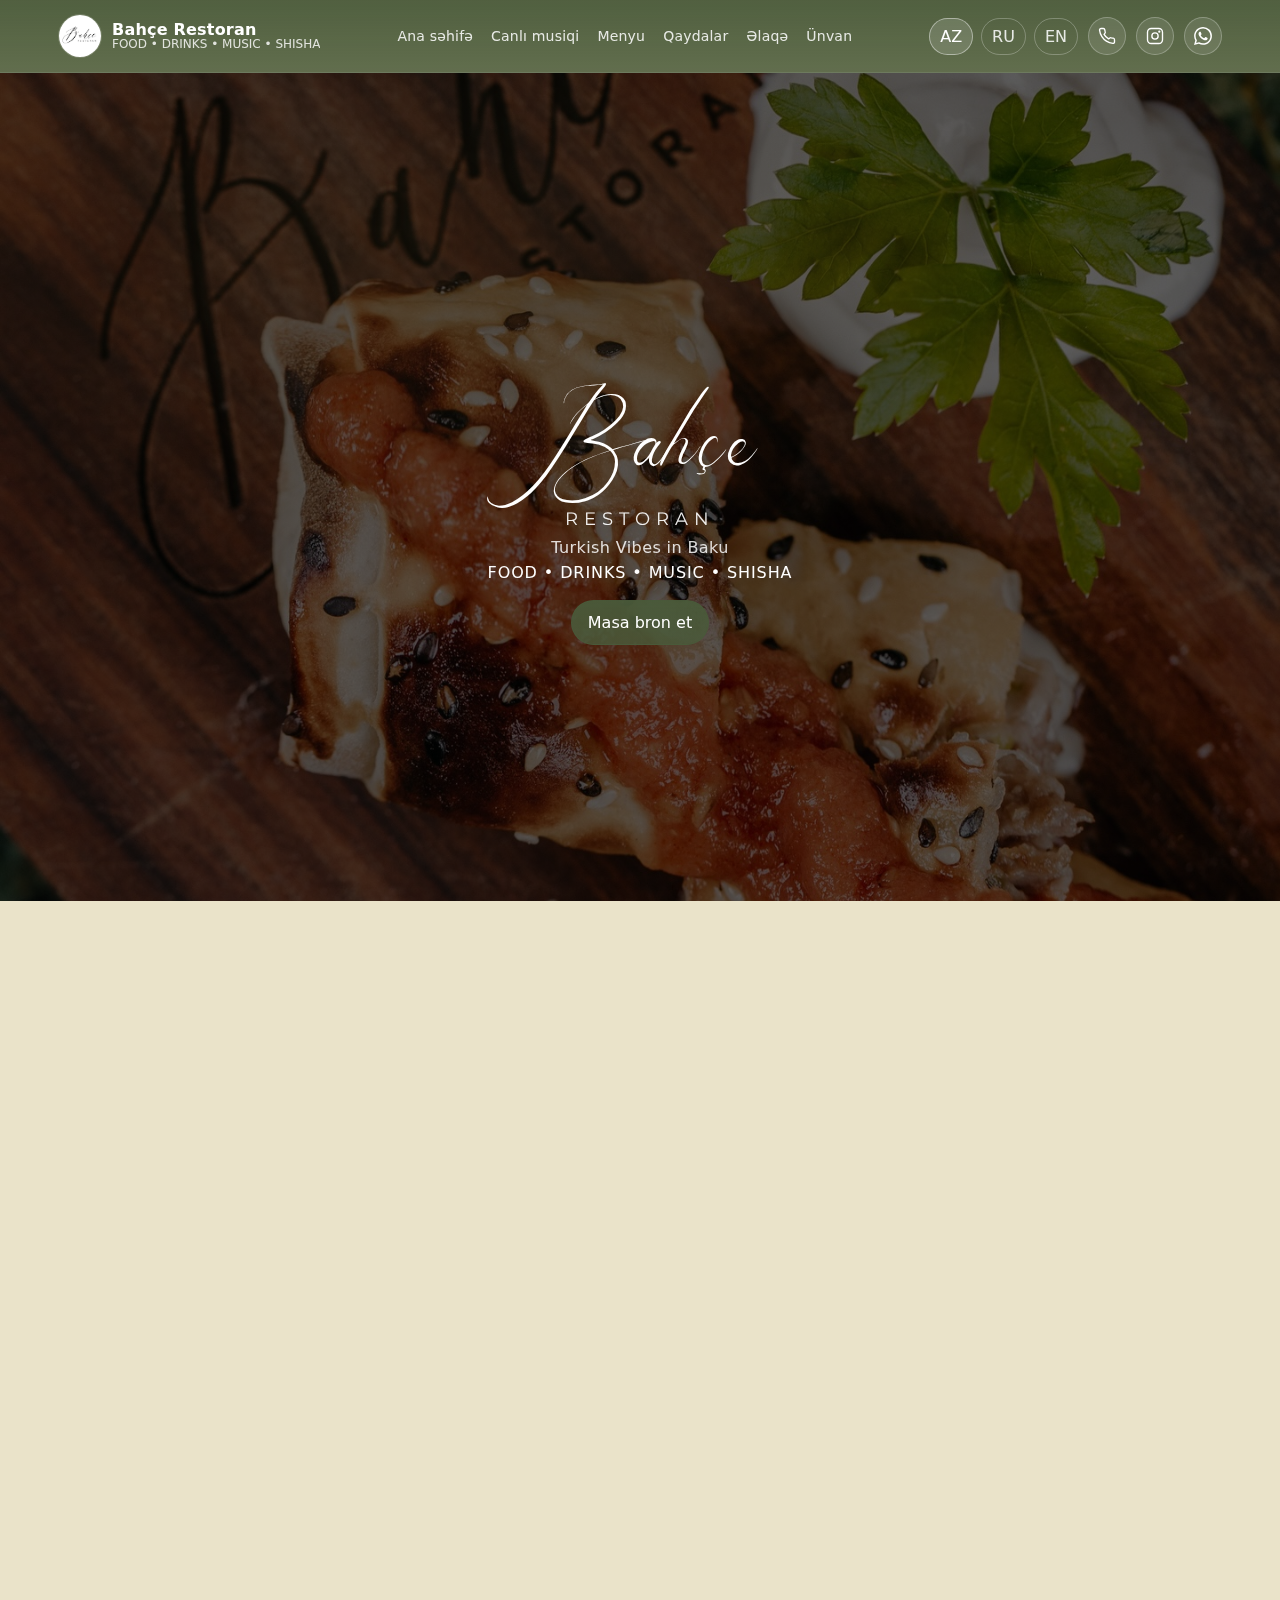
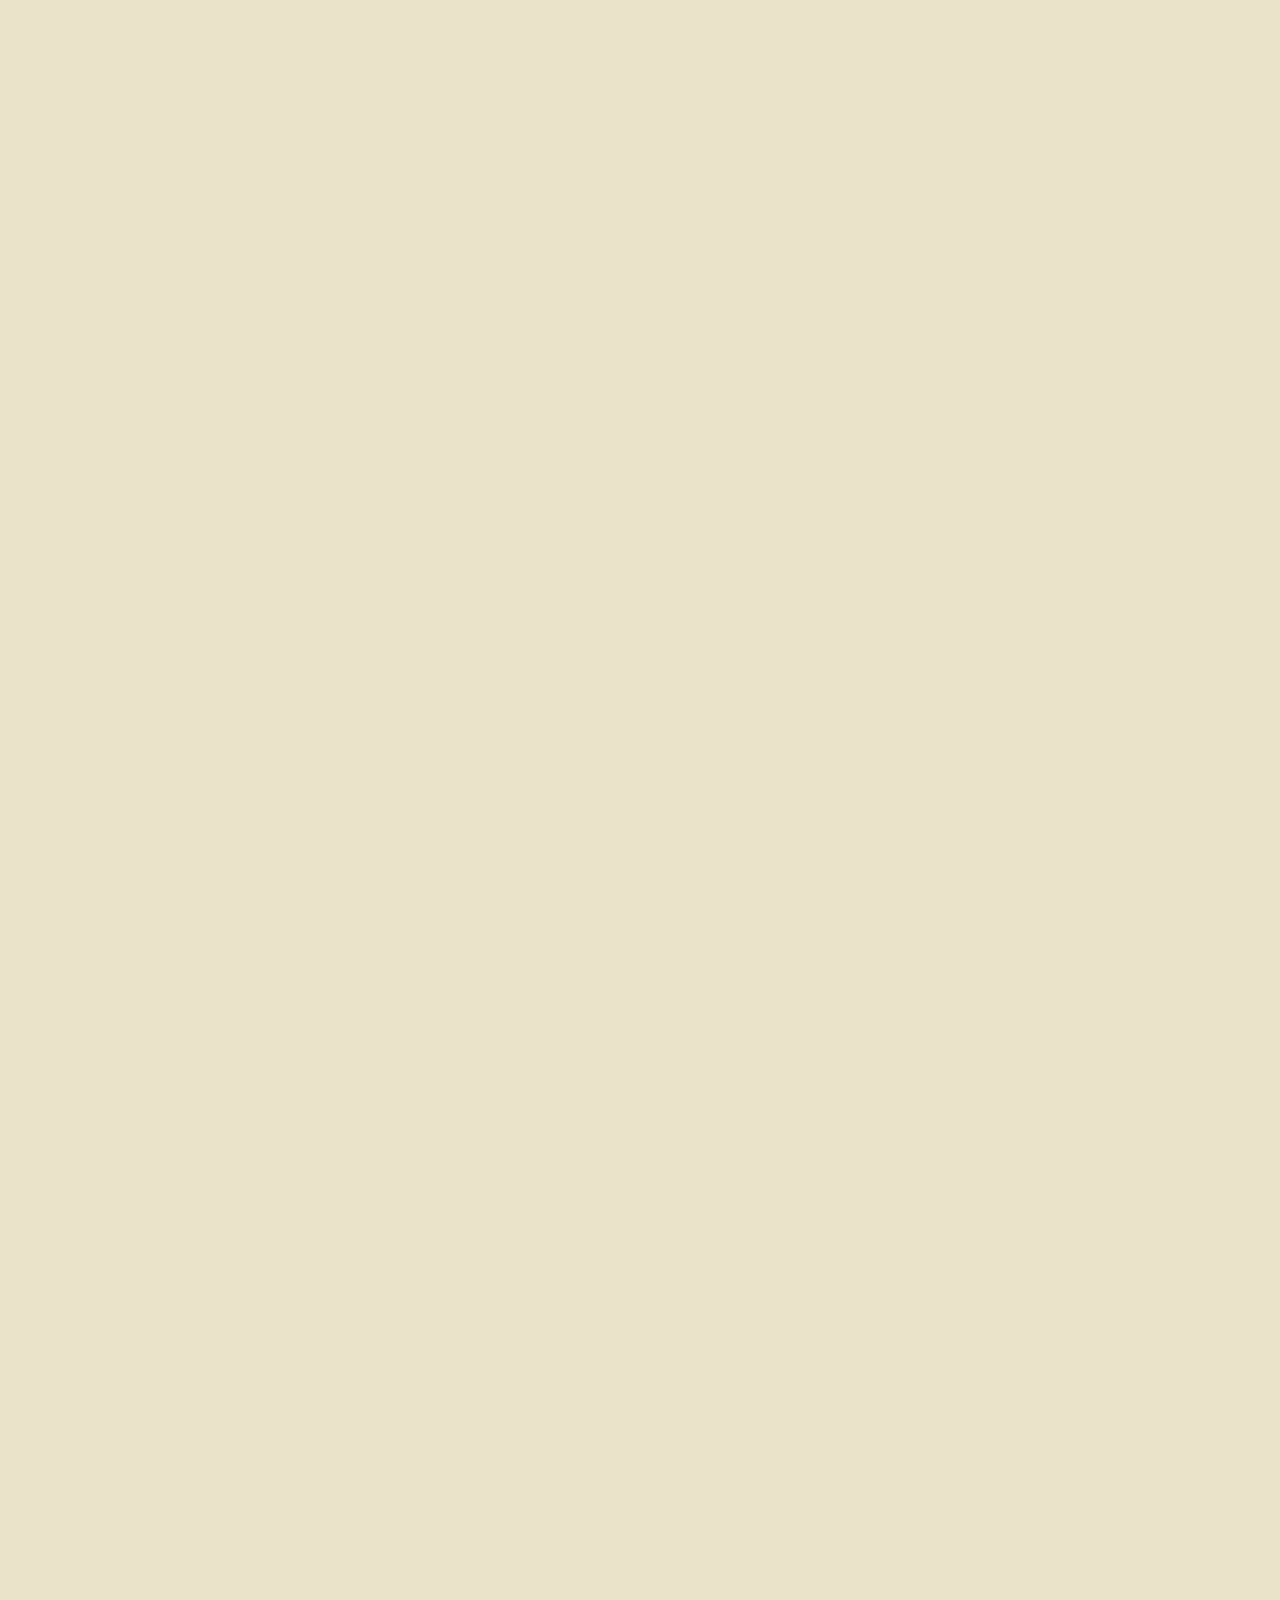
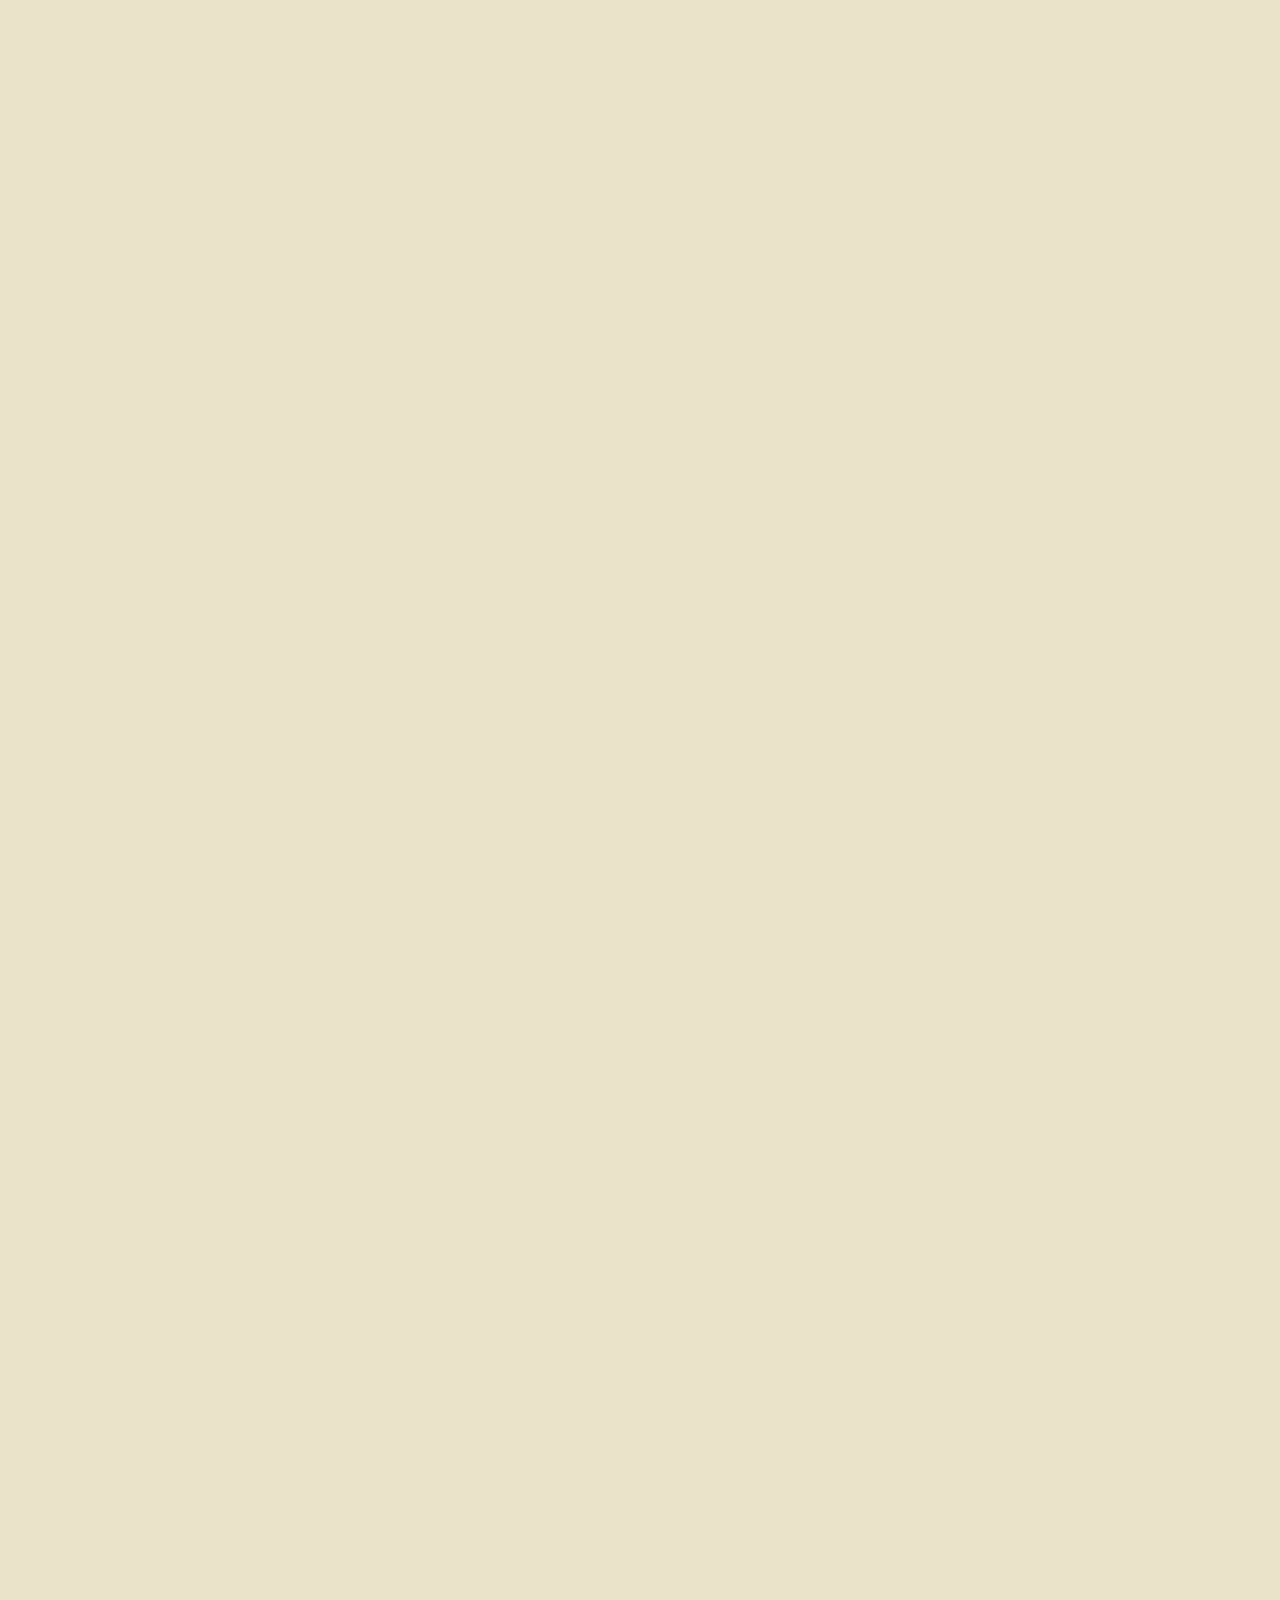
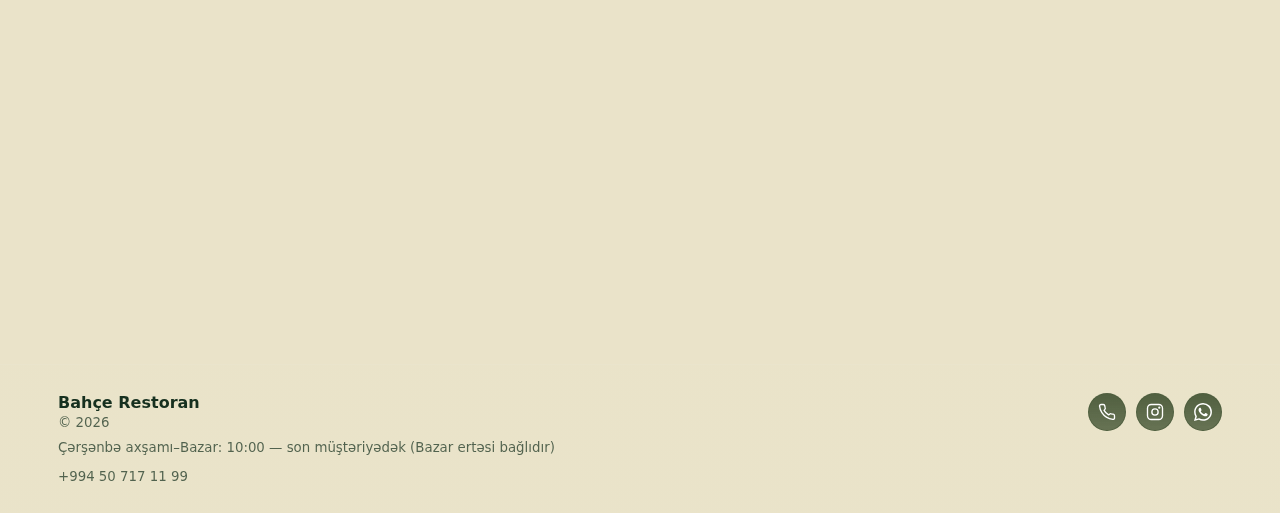
<file: index.html>
<!doctype html>
<html lang="az">
<head>
  <meta charset="utf-8" />
  <meta name="viewport" content="width=device-width, initial-scale=1" />
  <meta name="theme-color" content="#919c58" />
  <title>Bahçe Restoran — Turkish Vibes in Baku</title>
  <link rel="preload" href="./assets/fonts/symphonigraphy.ttf" as="font" type="font/ttf" crossorigin />
  <link rel="stylesheet" href="./styles.css" />
</head>
<body>
  <header class="header">
    <div class="container header-inner">
      <a class="brand" href="./index.html" aria-label="Bahçe Restoran">
        <img class="brand-avatar" src="./assets/avatar.jpg" alt="Bahçe Restoran" onerror="this.style.display='none'" />
        <div class="brand-mark" aria-hidden="true" style="display:none"></div>
        <div class="brand-text">
          <div class="brand-title">Bahçe Restoran</div>
          <div class="brand-sub" data-i18n="hero_desc">FOOD • DRINKS • MUSIC • SHISHA</div>
        </div>
      </a>

      <nav class="nav" aria-label="Primary">
        <a href="#top" data-i18n="nav_home">Ana səhifə</a>
        <a href="#music" data-i18n="nav_music">Canlı musiqi</a>
        <a href="#menu" data-i18n="nav_menu">Menyu</a>
        <a href="#rules" data-i18n="nav_rules">Qaydalar</a>
        <a href="#contacts" data-i18n="nav_contacts">Əlaqə</a>
        <a href="#location" data-i18n="nav_location">Lokasiya</a>
      </nav>

      <div class="header-actions">
        <div class="lang" aria-label="Language">
          <button type="button" data-lang-btn="az" aria-pressed="true">AZ</button>
          <button type="button" data-lang-btn="ru" aria-pressed="false">RU</button>
          <button type="button" data-lang-btn="en" aria-pressed="false">EN</button>
        </div>

        <a class="icon-link" href="tel:+9945071711199" rel="noopener" aria-label="Phone">
          <svg width="18" height="18" viewBox="0 0 24 24" fill="none" aria-hidden="true">
            <path d="M22 16.92v3a2 2 0 0 1-2.18 2 19.8 19.8 0 0 1-8.63-3.07 19.5 19.5 0 0 1-6-6A19.8 19.8 0 0 1 2.08 4.18 2 2 0 0 1 4.06 2h3a2 2 0 0 1 2 1.72c.12.86.3 1.7.54 2.52a2 2 0 0 1-.45 2.11L8.09 9.91a16 16 0 0 0 6 6l1.56-1.06a2 2 0 0 1 2.11-.45c.82.24 1.66.42 2.52.54A2 2 0 0 1 22 16.92Z" stroke="currentColor" stroke-width="1.8" stroke-linecap="round" stroke-linejoin="round"/>
          </svg>
        </a>
        <a class="icon-link" data-social="instagram" href="https://instagram.com/" target="_blank" rel="noopener" aria-label="Instagram">
          <svg width="18" height="18" viewBox="0 0 24 24" fill="none" aria-hidden="true">
            <path d="M7 2h10a5 5 0 0 1 5 5v10a5 5 0 0 1-5 5H7a5 5 0 0 1-5-5V7a5 5 0 0 1 5-5Z" stroke="currentColor" stroke-width="1.8"/>
            <path d="M12 16.2a4.2 4.2 0 1 0 0-8.4 4.2 4.2 0 0 0 0 8.4Z" stroke="currentColor" stroke-width="1.8"/>
            <path d="M17.7 6.3h.01" stroke="currentColor" stroke-width="3" stroke-linecap="round"/>
          </svg>
        </a>
        <a class="icon-link" data-social="whatsapp" href="https://wa.me/994507171199" target="_blank" rel="noopener" aria-label="WhatsApp">
          <svg viewBox="0 0 24 24" fill="currentColor" aria-hidden="true">
            <path d="M20.52 3.48A11.91 11.91 0 0 0 12.03 0C5.47 0 .13 5.34.13 11.9c0 2.1.55 4.14 1.6 5.95L0 24l6.33-1.66a11.9 11.9 0 0 0 5.7 1.46h.01c6.56 0 11.9-5.34 11.9-11.9 0-3.18-1.24-6.17-3.42-8.42ZM12.04 21.8h-.01a9.9 9.9 0 0 1-5.04-1.38l-.36-.21-3.75.98 1-3.65-.23-.37a9.86 9.86 0 0 1-1.52-5.27c0-5.46 4.44-9.9 9.9-9.9a9.83 9.83 0 0 1 6.99 2.9 9.83 9.83 0 0 1 2.9 6.99c0 5.46-4.44 9.9-9.88 9.9Zm5.44-7.43c-.3-.15-1.77-.87-2.05-.97-.27-.1-.47-.15-.66.15-.2.3-.76.97-.94 1.17-.17.2-.34.22-.64.07-.3-.15-1.25-.46-2.38-1.47-.88-.78-1.47-1.75-1.64-2.05-.17-.3-.02-.46.13-.6.13-.13.3-.34.45-.52.15-.17.2-.3.3-.5.1-.2.05-.37-.02-.52-.07-.15-.66-1.6-.9-2.19-.24-.57-.48-.5-.66-.5h-.56c-.2 0-.52.07-.79.37-.27.3-1.04 1.02-1.04 2.5 0 1.47 1.07 2.89 1.22 3.1.15.2 2.1 3.2 5.07 4.49.71.3 1.27.49 1.7.62.72.23 1.36.2 1.87.12.56-.09 1.77-.73 2.02-1.42.25-.7.25-1.3.17-1.42-.07-.12-.27-.2-.56-.35Z"/>
          </svg>
        </a>

        <button class="burger" type="button" data-burger aria-label="Menu">
          <svg width="18" height="18" viewBox="0 0 24 24" fill="none" aria-hidden="true">
            <path d="M4 7h16M4 12h16M4 17h16" stroke="currentColor" stroke-width="1.8" stroke-linecap="round"/>
          </svg>
        </button>
      </div>
    </div>
  </header>

  <div class="drawer-backdrop" data-drawer-backdrop></div>
  <aside class="drawer" data-drawer aria-label="Mobile Menu">
    <div class="drawer-top">
      <div class="drawer-title">Bahçe Restoran</div>
      <button class="burger" type="button" data-drawer-close aria-label="Close">
        <svg width="18" height="18" viewBox="0 0 24 24" fill="none" aria-hidden="true">
          <path d="M7 7l10 10M17 7L7 17" stroke="currentColor" stroke-width="1.8" stroke-linecap="round"/>
        </svg>
      </button>
    </div>

    <div class="drawer-lang" aria-label="Language">
      <button type="button" data-lang-btn="az" aria-pressed="true">AZ</button>
      <button type="button" data-lang-btn="ru" aria-pressed="false">RU</button>
      <button type="button" data-lang-btn="en" aria-pressed="false">EN</button>
    </div>

    <a href="#top" data-i18n="nav_home">Ana səhifə</a>
    <a href="#music" data-i18n="nav_music">Canlı musiqi</a>
    <a href="#menu" data-i18n="nav_menu">Menyu</a>
    <a href="#rules" data-i18n="nav_rules">Qaydalar</a>
    <a href="#contacts" data-i18n="nav_contacts">Əlaqə</a>
    <a href="#location" data-i18n="nav_location">Lokasiya</a>

    <div class="drawer-social">
      <a class="icon-link" href="tel:+9945071711199" rel="noopener" aria-label="Phone">
        <svg width="18" height="18" viewBox="0 0 24 24" fill="none" aria-hidden="true">
          <path d="M22 16.92v3a2 2 0 0 1-2.18 2 19.8 19.8 0 0 1-8.63-3.07 19.5 19.5 0 0 1-6-6A19.8 19.8 0 0 1 2.08 4.18 2 2 0 0 1 4.06 2h3a2 2 0 0 1 2 1.72c.12.86.3 1.7.54 2.52a2 2 0 0 1-.45 2.11L8.09 9.91a16 16 0 0 0 6 6l1.56-1.06a2 2 0 0 1 2.11-.45c.82.24 1.66.42 2.52.54A2 2 0 0 1 22 16.92Z" stroke="currentColor" stroke-width="1.8" stroke-linecap="round" stroke-linejoin="round"/>
        </svg>
      </a>
      <a class="icon-link" data-social="instagram" href="https://instagram.com/" target="_blank" rel="noopener" aria-label="Instagram">
        <svg width="18" height="18" viewBox="0 0 24 24" fill="none" aria-hidden="true">
          <path d="M7 2h10a5 5 0 0 1 5 5v10a5 5 0 0 1-5 5H7a5 5 0 0 1-5-5V7a5 5 0 0 1 5-5Z" stroke="currentColor" stroke-width="1.8"/>
          <path d="M12 16.2a4.2 4.2 0 1 0 0-8.4 4.2 4.2 0 0 0 0 8.4Z" stroke="currentColor" stroke-width="1.8"/>
          <path d="M17.7 6.3h.01" stroke="currentColor" stroke-width="3" stroke-linecap="round"/>
        </svg>
      </a>
      <a class="icon-link" data-social="whatsapp" href="https://wa.me/994507171199" target="_blank" rel="noopener" aria-label="WhatsApp">
        <svg viewBox="0 0 24 24" fill="currentColor" aria-hidden="true">
          <path d="M20.52 3.48A11.91 11.91 0 0 0 12.03 0C5.47 0 .13 5.34.13 11.9c0 2.1.55 4.14 1.6 5.95L0 24l6.33-1.66a11.9 11.9 0 0 0 5.7 1.46h.01c6.56 0 11.9-5.34 11.9-11.9 0-3.18-1.24-6.17-3.42-8.42ZM12.04 21.8h-.01a9.9 9.9 0 0 1-5.04-1.38l-.36-.21-3.75.98 1-3.65-.23-.37a9.86 9.86 0 0 1-1.52-5.27c0-5.46 4.44-9.9 9.9-9.9a9.83 9.83 0 0 1 6.99 2.9 9.83 9.83 0 0 1 2.9 6.99c0 5.46-4.44 9.9-9.88 9.9Zm5.44-7.43c-.3-.15-1.77-.87-2.05-.97-.27-.1-.47-.15-.66.15-.2.3-.76.97-.94 1.17-.17.2-.34.22-.64.07-.3-.15-1.25-.46-2.38-1.47-.88-.78-1.47-1.75-1.64-2.05-.17-.3-.02-.46.13-.6.13-.13.3-.34.45-.52.15-.17.2-.3.3-.5.1-.2.05-.37-.02-.52-.07-.15-.66-1.6-.9-2.19-.24-.57-.48-.5-.66-.5h-.56c-.2 0-.52.07-.79.37-.27.3-1.04 1.02-1.04 2.5 0 1.47 1.07 2.89 1.22 3.1.15.2 2.1 3.2 5.07 4.49.71.3 1.27.49 1.7.62.72.23 1.36.2 1.87.12.56-.09 1.77-.73 2.02-1.42.25-.7.25-1.3.17-1.42-.07-.12-.27-.2-.56-.35Z"/>
        </svg>
      </a>
    </div>
  </aside>

  <main id="top">
    <section class="hero" aria-label="Hero">
      <div class="hero-media" aria-hidden="true"></div>
      <div class="container hero-inner">
        <div class="hero-content">
          <h1 class="h-title brand-hero" data-i18n-html="hero_title_html"><span class="brand-hero-main">Bahçe</span> <span class="brand-hero-sub">RESTORAN</span></h1>
          <p class="h-tag" data-i18n="hero_slogan">Turkish Vibes in Baku</p>
          <p class="h-kicker" data-i18n="hero_desc">FOOD • DRINKS • MUSIC • SHISHA</p>
          <div class="btn-row center">
            <a class="btn btn-primary" href="./booking.html" data-i18n="cta_book">Masa bron et</a>
          </div>
        </div>
      </div>
    </section>

    <section id="music" class="section story-section center-section" data-reveal>
      <div class="container">
        <h2 class="section-title" data-i18n="music_title">Canlı musiqi</h2>
        <p class="section-sub" data-i18n="music_sub">Hər gün 20:00-dan 23:00-a qədər</p>

        <div class="grid">
          <div class="card live-feature">
            <div class="live-feature-inner">
              <div class="live-feature-media" aria-label="Upcoming event poster" data-reveal>
                <img class="live-poster" src="./assets/posters/live-event.png" alt="Live event poster" />
              </div>
            </div>
          </div>
        </div>
      </div>
    </section>

    <section id="menu" class="section story-section section-surface center-section" data-reveal>
      <div class="container">
        <h2 class="section-title" data-i18n="menu_title">Menyu</h2>
        <div class="menu-frame" data-reveal>
          <p class="section-sub" data-i18n="menu_text">Мы предлагаем широкий выбор блюд турецкой кухни, приготовленных по традиционным рецептам, а также разнообразные напитки на любой вкус. Меню объединяет классику и современные интерпретации, чтобы каждый гость смог найти для себя идеальное сочетание.</p>
          <div class="btn-row menu-actions">
            <a class="btn btn-primary" href="./Untitled.pdf" target="_blank" rel="noopener" data-i18n="menu_open">Menyunu aç</a>
          </div>
        </div>
      </div>
    </section>

    <section id="rules" class="section story-section center-section" data-reveal>
      <div class="container">
        <h2 class="section-title" data-i18n="rules_title">Qaydalar</h2>
        <p class="section-sub" data-i18n="rules_sub">Zəhmət olmasa, aşağıdakı qaydalarla əvvəlcədən tanış olun.</p>

        <div class="grid">
          <div class="card rules-card" style="grid-column:span 12" data-reveal>
            <div class="rules-list">
              <div class="rules-item">
                <h3 data-i18n="r4_t">Yaş məhdudiyyəti</h3>
                <p data-i18n="r4_b">19:00-dan sonra restoran 13 yaşdan kiçik uşaqları qəbul etmir. 13–18 yaş arası qonaqlar yalnız valideynlərin müşayiəti ilə qəbul olunur.</p>
              </div>
              <div class="rules-item">
                <h3 data-i18n="r9_t">Dress-kod</h3>
                <p data-i18n="r9_b">Restoranda dress-kod tətbiq olunur. Məkanın formatını nəzərə alaraq uyğun geyim seçməyinizi xahiş edirik. Çimərlik tipli geyim və həddindən artıq açıq geyimlər arzuolunmazdır.</p>
              </div>
              <div class="rules-item">
                <h3 data-i18n="r5_t">Məkanın formatı</h3>
                <p data-i18n="r5_b">Restoran yalnız kişilərdən ibarət şirkətləri qəbul etmir.</p>
              </div>
              <div class="rules-item">
                <h3 data-i18n="r6_t">Depozit sistemi</h3>
                <p data-i18n="r6_b">— Çərşənbə axşamı, çərşənbə və cümə axşamı hər qonaq üçün depozit məbləği 50 AZN təşkil edir. — Cümə, şənbə və bazar günləri hər qonaq üçün depozit məbləği 100 AZN təşkil edir. Qəlyan depozit məbləğinə daxil deyil.</p>
              </div>
              <div class="rules-item">
                <h3 data-i18n="r7_t">Rezervasiya</h3>
                <p data-i18n="r7_b">Rezervasiya zamanı qonaqların dəqiq sayını göstərməyinizi xahiş edirik, çünki hesab ödənilərkən depozit əvvəlcədən bildirilmiş nəfər sayına görə tutulur.</p>
              </div>
              <div class="rules-item">
                <h3 data-i18n="r8_t">İşıq avadanlıqlarına qadağa</h3>
                <p data-i18n="r8_b">Restoranda hər hansı işıq cihazlarının, flaşların, proyektorların və parlaq işıq yayan digər avadanlıqların istifadəsi qadağandır, çünki bu, digər qonaqların istirahətinə mane olur.</p>
              </div>
              <div class="rules-footer" data-i18n-html="rules_footer">Administrasiya bu qaydalara əməl olunmadığı təqdirdə girişdən imtina etmək hüququnu özündə saxlayır.

Hörmətlə,
Bahçe ailəsi</div>
            </div>
          </div>
        </div>
      </div>
    </section>

    <section id="contacts" class="section story-section center-section" data-reveal>
      <div class="container">
        <h2 class="section-title" data-i18n="contacts_title">Əlaqə</h2>
        <div class="grid">
          <div class="card contact-card" style="grid-column:span 12" data-reveal>
            <div class="contact-sub" data-i18n="contact_sub">Tez cavab üçün WhatsApp-a yazın və ya Instagram-da izləyin.</div>
            <div class="contact-actions" style="margin-top:22px">
              <a class="btn btn-primary with-icon" href="tel:+9945071711199" rel="noopener">
                <span class="btn-icon" aria-hidden="true">
                  <svg width="18" height="18" viewBox="0 0 24 24" fill="none" aria-hidden="true">
                    <path d="M22 16.92v3a2 2 0 0 1-2.18 2 19.8 19.8 0 0 1-8.63-3.07 19.5 19.5 0 0 1-6-6A19.8 19.8 0 0 1 2.08 4.18 2 2 0 0 1 4.06 2h3a2 2 0 0 1 2 1.72c.12.86.3 1.7.54 2.52a2 2 0 0 1-.45 2.11L8.09 9.91a16 16 0 0 0 6 6l1.56-1.06a2 2 0 0 1 2.11-.45c.82.24 1.66.42 2.52.54A2 2 0 0 1 22 16.92Z" stroke="currentColor" stroke-width="1.8" stroke-linecap="round" stroke-linejoin="round"/>
                  </svg>
                </span>
                <span class="btn-label" data-i18n="contact_phone">Telefon</span>
              </a>
              <a class="btn btn-primary with-icon" data-social="whatsapp" href="https://wa.me/994507171199" target="_blank" rel="noopener">
                <span class="btn-icon" aria-hidden="true">
                  <svg viewBox="0 0 24 24" fill="currentColor" aria-hidden="true">
                    <path d="M20.52 3.48A11.91 11.91 0 0 0 12.03 0C5.47 0 .13 5.34.13 11.9c0 2.1.55 4.14 1.6 5.95L0 24l6.33-1.66a11.9 11.9 0 0 0 5.7 1.46h.01c6.56 0 11.9-5.34 11.9-11.9 0-3.18-1.24-6.17-3.42-8.42ZM12.04 21.8h-.01a9.9 9.9 0 0 1-5.04-1.38l-.36-.21-3.75.98 1-3.65-.23-.37a9.86 9.86 0 0 1-1.52-5.27c0-5.46 4.44-9.9 9.9-9.9a9.83 9.83 0 0 1 6.99 2.9 9.83 9.83 0 0 1 2.9 6.99c0 5.46-4.44 9.9-9.88 9.9Zm5.44-7.43c-.3-.15-1.77-.87-2.05-.97-.27-.1-.47-.15-.66.15-.2.3-.76.97-.94 1.17-.17.2-.34.22-.64.07-.3-.15-1.25-.46-2.38-1.47-.88-.78-1.47-1.75-1.64-2.05-.17-.3-.02-.46.13-.6.13-.13.3-.34.45-.52.15-.17.2-.3.3-.5.1-.2.05-.37-.02-.52-.07-.15-.66-1.6-.9-2.19-.24-.57-.48-.5-.66-.5h-.56c-.2 0-.52.07-.79.37-.27.3-1.04 1.02-1.04 2.5 0 1.47 1.07 2.89 1.22 3.1.15.2 2.1 3.2 5.07 4.49.71.3 1.27.49 1.7.62.72.23 1.36.2 1.87.12.56-.09 1.77-.73 2.02-1.42.25-.7.25-1.3.17-1.42-.07-.12-.27-.2-.56-.35Z"/>
                  </svg>
                </span>
                <span class="btn-label" data-i18n="contact_wa">WhatsApp</span>
              </a>
              <a class="btn btn-primary with-icon" data-social="instagram" href="https://instagram.com/" target="_blank" rel="noopener">
                <span class="btn-icon" aria-hidden="true">
                  <svg width="18" height="18" viewBox="0 0 24 24" fill="none" aria-hidden="true">
                    <path d="M7 2h10a5 5 0 0 1 5 5v10a5 5 0 0 1-5 5H7a5 5 0 0 1-5-5V7a5 5 0 0 1 5-5Z" stroke="currentColor" stroke-width="1.8"/>
                    <path d="M12 16.2a4.2 4.2 0 1 0 0-8.4 4.2 4.2 0 0 0 0 8.4Z" stroke="currentColor" stroke-width="1.8"/>
                    <path d="M17.7 6.3h.01" stroke="currentColor" stroke-width="3" stroke-linecap="round"/>
                  </svg>
                </span>
                <span class="btn-label" data-i18n="contact_ig">Instagram</span>
              </a>
            </div>
          </div>
        </div>
      </div>
    </section>

    <section id="location" class="section story-section section-surface center-section" data-reveal>
      <div class="container">
        <h2 class="section-title" data-i18n="location_title">Ünvan</h2>
        <p class="section-sub">
          <span data-i18n="location_sub">Zarifa Aliyeva 93 ул.</span>
        </p>
        <div class="grid">
          <div class="card" style="grid-column:span 12; padding:0; overflow:hidden" data-reveal>
            <iframe
              title="Bahçe Restoran Location"
              src="https://www.google.com/maps?q=Bah%C3%A7e%20Restoran%20Baku%20Azerbaijan&z=17&output=embed"
              width="100%"
              class="map-embed"
              style="border:0"
              loading="lazy"
              referrerpolicy="no-referrer-when-downgrade"
            ></iframe>
          </div>
        </div>

        <div class="btn-row center location-actions">
          <a class="btn btn-primary with-icon" href="https://waze.com/ul?q=Bah%C3%A7e%20Restoran%20Baku&navigate=yes" target="_blank" rel="noopener">
            <span class="btn-icon" aria-hidden="true">
              <img src="./assets/waze.svg" alt="Waze" width="18" height="18" style="display:block" />
            </span>
            <span class="btn-label" data-i18n="waze_cta">Find us in Waze</span>
          </a>
        </div>
      </div>
    </section>

  </main>

  <footer class="footer">
    <div class="container footer-inner">
      <div>
        <div style="font-weight:680">Bahçe Restoran</div>
        <small>© <span data-year></span></small>
        <div style="height:6px"></div>
        <small data-i18n="footer_hours">Çərşənbə axşamı–Bazar: 10:00 — son müştəriyədək (B.e. bağlı)</small>
        <div style="height:10px"></div>
        <small><a href="tel:+9945071711199" style="color:inherit;text-decoration:none">+994 50 717 11 99</a></small>
      </div>
      <div style="display:flex;align-items:center;gap:10px">
        <a class="icon-link" href="tel:+9945071711199" rel="noopener" aria-label="Phone">
          <svg width="18" height="18" viewBox="0 0 24 24" fill="none" aria-hidden="true">
            <path d="M22 16.92v3a2 2 0 0 1-2.18 2 19.8 19.8 0 0 1-8.63-3.07 19.5 19.5 0 0 1-6-6A19.8 19.8 0 0 1 2.08 4.18 2 2 0 0 1 4.06 2h3a2 2 0 0 1 2 1.72c.12.86.3 1.7.54 2.52a2 2 0 0 1-.45 2.11L8.09 9.91a16 16 0 0 0 6 6l1.56-1.06a2 2 0 0 1 2.11-.45c.82.24 1.66.42 2.52.54A2 2 0 0 1 22 16.92Z" stroke="currentColor" stroke-width="1.8" stroke-linecap="round" stroke-linejoin="round"/>
          </svg>
        </a>
        <a class="icon-link" data-social="instagram" href="https://instagram.com/" target="_blank" rel="noopener" aria-label="Instagram">
          <svg width="18" height="18" viewBox="0 0 24 24" fill="none" aria-hidden="true">
            <path d="M7 2h10a5 5 0 0 1 5 5v10a5 5 0 0 1-5 5H7a5 5 0 0 1-5-5V7a5 5 0 0 1 5-5Z" stroke="currentColor" stroke-width="1.8"/>
            <path d="M12 16.2a4.2 4.2 0 1 0 0-8.4 4.2 4.2 0 0 0 0 8.4Z" stroke="currentColor" stroke-width="1.8"/>
            <path d="M17.7 6.3h.01" stroke="currentColor" stroke-width="3" stroke-linecap="round"/>
          </svg>
        </a>
        <a class="icon-link" data-social="whatsapp" href="https://wa.me/994507171199" target="_blank" rel="noopener" aria-label="WhatsApp">
          <svg viewBox="0 0 24 24" fill="currentColor" aria-hidden="true">
            <path d="M20.52 3.48A11.91 11.91 0 0 0 12.03 0C5.47 0 .13 5.34.13 11.9c0 2.1.55 4.14 1.6 5.95L0 24l6.33-1.66a11.9 11.9 0 0 0 5.7 1.46h.01c6.56 0 11.9-5.34 11.9-11.9 0-3.18-1.24-6.17-3.42-8.42ZM12.04 21.8h-.01a9.9 9.9 0 0 1-5.04-1.38l-.36-.21-3.75.98 1-3.65-.23-.37a9.86 9.86 0 0 1-1.52-5.27c0-5.46 4.44-9.9 9.9-9.9a9.83 9.83 0 0 1 6.99 2.9 9.83 9.83 0 0 1 2.9 6.99c0 5.46-4.44 9.9-9.88 9.9Zm5.44-7.43c-.3-.15-1.77-.87-2.05-.97-.27-.1-.47-.15-.66.15-.2.3-.76.97-.94 1.17-.17.2-.34.22-.64.07-.3-.15-1.25-.46-2.38-1.47-.88-.78-1.47-1.75-1.64-2.05-.17-.3-.02-.46.13-.6.13-.13.3-.34.45-.52.15-.17.2-.3.3-.5.1-.2.05-.37-.02-.52-.07-.15-.66-1.6-.9-2.19-.24-.57-.48-.5-.66-.5h-.56c-.2 0-.52.07-.79.37-.27.3-1.04 1.02-1.04 2.5 0 1.47 1.07 2.89 1.22 3.1.15.2 2.1 3.2 5.07 4.49.71.3 1.27.49 1.7.62.72.23 1.36.2 1.87.12.56-.09 1.77-.73 2.02-1.42.25-.7.25-1.3.17-1.42-.07-.12-.27-.2-.56-.35Z"/>
          </svg>
        </a>
      </div>
    </div>
  </footer>

  <script src="./app.js"></script>
</body>
</html>
</file>
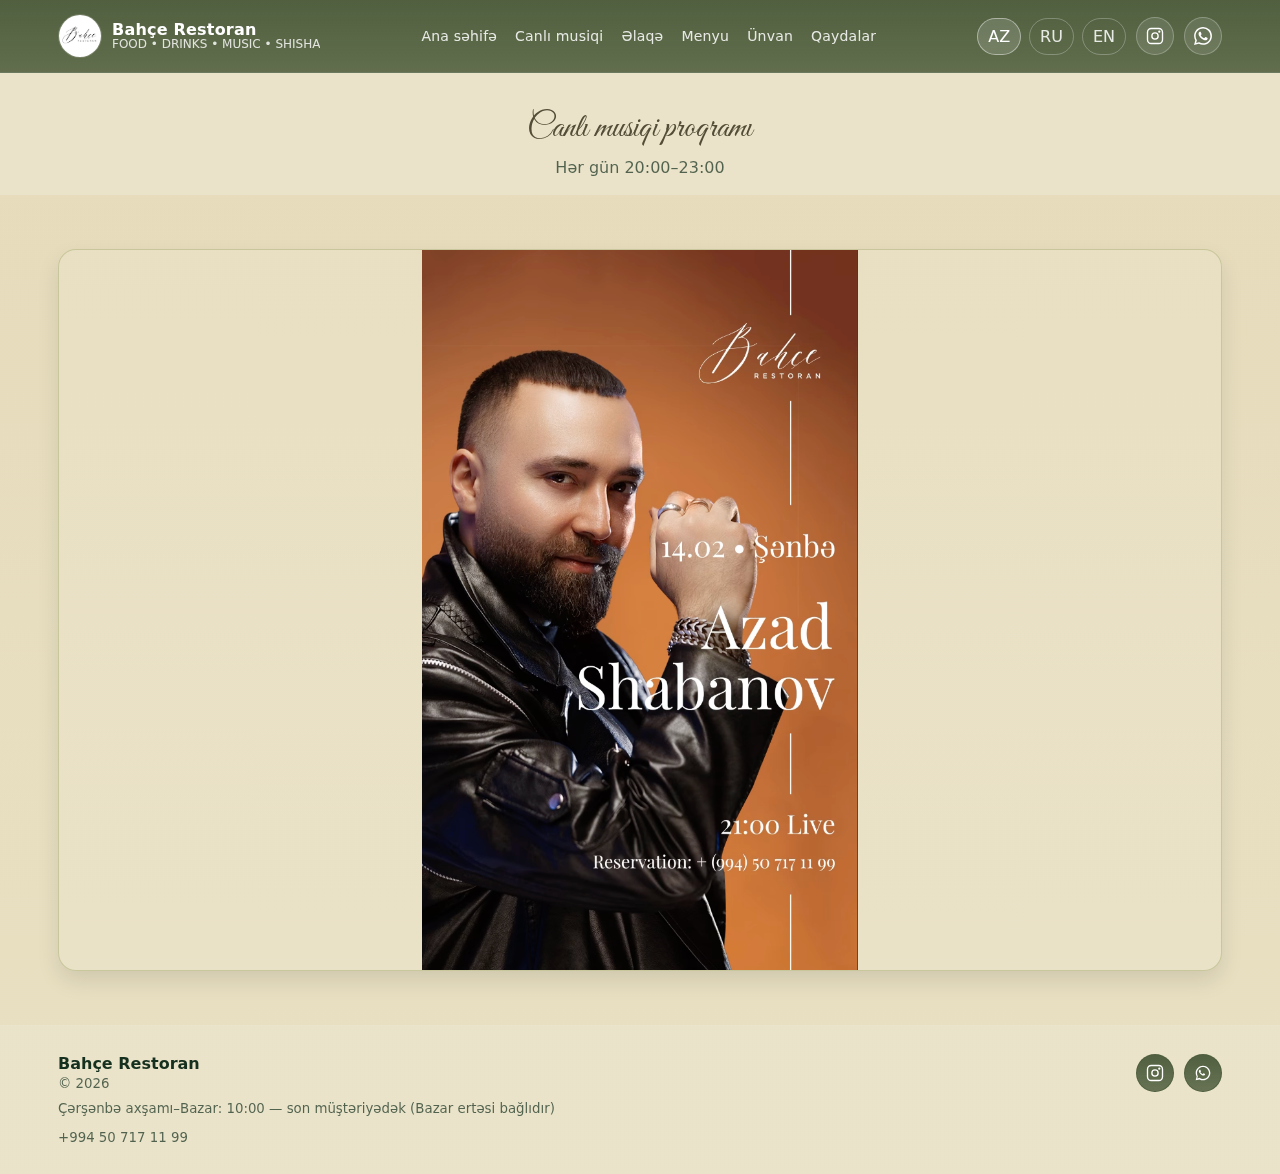
<file: schedule.html>
<!doctype html>
<html lang="az">
<head>
  <meta charset="utf-8" />
  <meta name="viewport" content="width=device-width, initial-scale=1" />
  <meta name="theme-color" content="#919c58" />
  <title>Bahçe Restoran — Live Music Schedule</title>
  <link rel="stylesheet" href="./styles.css" />
</head>
<body>
  <header class="header">
    <div class="container header-inner">
      <a class="brand" href="./index.html" aria-label="Bahçe Restoran">
        <img class="brand-avatar" src="./assets/avatar.jpg" alt="Bahçe Restoran" onerror="this.style.display='none'" />
        <div class="brand-text">
          <div class="brand-title">Bahçe Restoran</div>
          <div class="brand-sub" data-i18n="hero_desc">FOOD • DRINKS • MUSIC • SHISHA</div>
        </div>
      </a>

      <nav class="nav" aria-label="Primary">
        <a href="./index.html#top" data-i18n="nav_home">Ana səhifə</a>
        <a href="./index.html#music" data-i18n="nav_music">Canlı musiqi</a>
        <a href="./index.html#contacts" data-i18n="nav_contacts">Əlaqə</a>
        <a href="./index.html#menu" data-i18n="nav_menu">Menyu</a>
        <a href="./index.html#location" data-i18n="nav_location">Lokasiya</a>
        <a href="./index.html#rules" data-i18n="nav_rules">Qaydalar</a>
      </nav>

      <div class="header-actions">
        <div class="lang" aria-label="Language">
          <button type="button" data-lang-btn="az" aria-pressed="true">AZ</button>
          <button type="button" data-lang-btn="ru" aria-pressed="false">RU</button>
          <button type="button" data-lang-btn="en" aria-pressed="false">EN</button>
        </div>

        <a class="icon-link" data-social="instagram" href="https://instagram.com/" target="_blank" rel="noopener" aria-label="Instagram">
          <svg width="18" height="18" viewBox="0 0 24 24" fill="none" aria-hidden="true">
            <path d="M7 2h10a5 5 0 0 1 5 5v10a5 5 0 0 1-5 5H7a5 5 0 0 1-5-5V7a5 5 0 0 1 5-5Z" stroke="currentColor" stroke-width="1.8"/>
            <path d="M12 16.2a4.2 4.2 0 1 0 0-8.4 4.2 4.2 0 0 0 0 8.4Z" stroke="currentColor" stroke-width="1.8"/>
            <path d="M17.7 6.3h.01" stroke="currentColor" stroke-width="3" stroke-linecap="round"/>
          </svg>
        </a>
        <a class="icon-link" data-social="whatsapp" href="https://wa.me/994507171199" target="_blank" rel="noopener" aria-label="WhatsApp">
          <svg viewBox="0 0 24 24" fill="currentColor" aria-hidden="true">
            <path d="M20.52 3.48A11.91 11.91 0 0 0 12.03 0C5.47 0 .13 5.34.13 11.9c0 2.1.55 4.14 1.6 5.95L0 24l6.33-1.66a11.9 11.9 0 0 0 5.7 1.46h.01c6.56 0 11.9-5.34 11.9-11.9 0-3.18-1.24-6.17-3.42-8.42ZM12.04 21.8h-.01a9.9 9.9 0 0 1-5.04-1.38l-.36-.21-3.75.98 1-3.65-.23-.37a9.86 9.86 0 0 1-1.52-5.27c0-5.46 4.44-9.9 9.9-9.9a9.83 9.83 0 0 1 6.99 2.9 9.83 9.83 0 0 1 2.9 6.99c0 5.46-4.44 9.9-9.88 9.9Zm5.44-7.43c-.3-.15-1.77-.87-2.05-.97-.27-.1-.47-.15-.66.15-.2.3-.76.97-.94 1.17-.17.2-.34.22-.64.07-.3-.15-1.25-.46-2.38-1.47-.88-.78-1.47-1.75-1.64-2.05-.17-.3-.02-.46.13-.6.13-.13.3-.34.45-.52.15-.17.2-.3.3-.5.1-.2.05-.37-.02-.52-.07-.15-.66-1.6-.9-2.19-.24-.57-.48-.5-.66-.5h-.56c-.2 0-.52.07-.79.37-.27.3-1.04 1.02-1.04 2.5 0 1.47 1.07 2.89 1.22 3.1.15.2 2.1 3.2 5.07 4.49.71.3 1.27.49 1.7.62.72.23 1.36.2 1.87.12.56-.09 1.77-.73 2.02-1.42.25-.7.25-1.3.17-1.42-.07-.12-.27-.2-.56-.35Z"/>
          </svg>
        </a>

        <button class="burger" type="button" data-burger aria-label="Menu">
          <svg width="18" height="18" viewBox="0 0 24 24" fill="none" aria-hidden="true">
            <path d="M4 7h16M4 12h16M4 17h16" stroke="currentColor" stroke-width="1.8" stroke-linecap="round"/>
          </svg>
        </button>
      </div>
    </div>
  </header>

  <div class="drawer-backdrop" data-drawer-backdrop></div>
  <aside class="drawer" data-drawer aria-label="Mobile Menu">
    <div class="drawer-top">
      <div class="drawer-title" data-i18n="nav_schedule">Proqram</div>
      <button class="burger" type="button" data-drawer-close aria-label="Close">
        <svg width="18" height="18" viewBox="0 0 24 24" fill="none" aria-hidden="true">
          <path d="M7 7l10 10M17 7L7 17" stroke="currentColor" stroke-width="1.8" stroke-linecap="round"/>
        </svg>
      </button>
    </div>

    <div class="drawer-lang" aria-label="Language">
      <button type="button" data-lang-btn="az" aria-pressed="true">AZ</button>
      <button type="button" data-lang-btn="ru" aria-pressed="false">RU</button>
      <button type="button" data-lang-btn="en" aria-pressed="false">EN</button>
    </div>

    <a href="./index.html#top" data-i18n="nav_home">Ana səhifə</a>
    <a href="./index.html#music" data-i18n="nav_music">Canlı musiqi</a>
    <a href="./index.html#contacts" data-i18n="nav_contacts">Əlaqə</a>
    <a href="./index.html#menu" data-i18n="nav_menu">Menyu</a>
    <a href="./index.html#location" data-i18n="nav_location">Lokasiya</a>
    <a href="./index.html#rules" data-i18n="nav_rules">Qaydalar</a>

    <div class="drawer-social">
      <a class="icon-link" data-social="instagram" href="https://instagram.com/" target="_blank" rel="noopener" aria-label="Instagram">
        <svg width="18" height="18" viewBox="0 0 24 24" fill="none" aria-hidden="true">
          <path d="M7 2h10a5 5 0 0 1 5 5v10a5 5 0 0 1-5 5H7a5 5 0 0 1-5-5V7a5 5 0 0 1 5-5Z" stroke="currentColor" stroke-width="1.8"/>
          <path d="M12 16.2a4.2 4.2 0 1 0 0-8.4 4.2 4.2 0 0 0 0 8.4Z" stroke="currentColor" stroke-width="1.8"/>
          <path d="M17.7 6.3h.01" stroke="currentColor" stroke-width="3" stroke-linecap="round"/>
        </svg>
      </a>
      <a class="icon-link" data-social="whatsapp" href="https://wa.me/994507171199" target="_blank" rel="noopener" aria-label="WhatsApp">
        <svg viewBox="0 0 24 24" fill="currentColor" aria-hidden="true">
          <path d="M20.52 3.48A11.91 11.91 0 0 0 12.03 0C5.47 0 .13 5.34.13 11.9c0 2.1.55 4.14 1.6 5.95L0 24l6.33-1.66a11.9 11.9 0 0 0 5.7 1.46h.01c6.56 0 11.9-5.34 11.9-11.9 0-3.18-1.24-6.17-3.42-8.42ZM12.04 21.8h-.01a9.9 9.9 0 0 1-5.04-1.38l-.36-.21-3.75.98 1-3.65-.23-.37a9.86 9.86 0 0 1-1.52-5.27c0-5.46 4.44-9.9 9.9-9.9a9.83 9.83 0 0 1 6.99 2.9 9.83 9.83 0 0 1 2.9 6.99c0 5.46-4.44 9.9-9.88 9.9Zm5.44-7.43c-.3-.15-1.77-.87-2.05-.97-.27-.1-.47-.15-.66.15-.2.3-.76.97-.94 1.17-.17.2-.34.22-.64.07-.3-.15-1.25-.46-2.38-1.47-.88-.78-1.47-1.75-1.64-2.05-.17-.3-.02-.46.13-.6.13-.13.3-.34.45-.52.15-.17.2-.3.3-.5.1-.2.05-.37-.02-.52-.07-.15-.66-1.6-.9-2.19-.24-.57-.48-.5-.66-.5h-.56c-.2 0-.52.07-.79.37-.27.3-1.04 1.02-1.04 2.5 0 1.47 1.07 2.89 1.22 3.1.15.2 2.1 3.2 5.07 4.49.71.3 1.27.49 1.7.62.72.23 1.36.2 1.87.12.56-.09 1.77-.73 2.02-1.42.25-.7.25-1.3.17-1.42-.07-.12-.27-.2-.56-.35Z"/>
        </svg>
      </a>
    </div>
  </aside>

  <main>
    <section class="page-hero">
      <div class="container">
        <h1 class="page-title" data-i18n="schedule_title">Canlı musiqi proqramı</h1>
        <p class="page-sub" data-i18n="schedule_sub">Hər gün 21:00–23:00</p>
      </div>
    </section>

    <section class="section section-surface">
      <div class="container">
        <div class="live-feature-media schedule-poster" aria-label="Upcoming event poster">
          <img class="live-poster" src="./assets/posters/live-event.png" alt="Live event poster" />
        </div>
      </div>
    </section>
  </main>

  <footer class="footer">
    <div class="container footer-inner">
      <div>
        <div style="font-weight:680">Bahçe Restoran</div>
        <small>© <span data-year></span></small>
        <div style="height:6px"></div>
        <small data-i18n="footer_hours">Çərşənbə axşamı–Bazar: 10:00 — son müştəri (B.e. bağlı)</small>
        <div style="height:10px"></div>
        <small><a href="tel:+9945071711199" style="color:inherit;text-decoration:none">+994 50 717 11 99</a></small>
      </div>
      <div style="display:flex;align-items:center;gap:10px">
        <a class="icon-link" data-social="instagram" href="https://instagram.com/" target="_blank" rel="noopener" aria-label="Instagram">
          <svg width="18" height="18" viewBox="0 0 24 24" fill="none" aria-hidden="true">
            <path d="M7 2h10a5 5 0 0 1 5 5v10a5 5 0 0 1-5 5H7a5 5 0 0 1-5-5V7a5 5 0 0 1 5-5Z" stroke="currentColor" stroke-width="1.8"/>
            <path d="M12 16.2a4.2 4.2 0 1 0 0-8.4 4.2 4.2 0 0 0 0 8.4Z" stroke="currentColor" stroke-width="1.8"/>
            <path d="M17.7 6.3h.01" stroke="currentColor" stroke-width="3" stroke-linecap="round"/>
          </svg>
        </a>
        <a class="icon-link" data-social="whatsapp" href="https://wa.me/994507171199" target="_blank" rel="noopener" aria-label="WhatsApp">
          <svg viewBox="0 0 32 32" fill="currentColor" aria-hidden="true">
            <path d="M19.11 17.53c-.27-.14-1.6-.79-1.85-.88-.25-.09-.43-.14-.61.14-.18.27-.7.88-.86 1.06-.16.18-.32.2-.59.07-.27-.14-1.15-.42-2.19-1.33-.81-.72-1.36-1.6-1.52-1.87-.16-.27-.02-.42.12-.55.12-.12.27-.32.41-.48.14-.16.18-.27.27-.45.09-.18.05-.34-.02-.48-.07-.14-.61-1.47-.84-2.01-.22-.52-.45-.45-.61-.46-.16-.01-.34-.01-.52-.01-.18 0-.48.07-.73.34-.25.27-.95.93-.95 2.28 0 1.35.98 2.66 1.11 2.84.14.18 1.93 2.95 4.67 4.13.65.28 1.16.45 1.56.58.66.21 1.25.18 1.72.11.52-.08 1.6-.66 1.83-1.3.23-.64.23-1.18.16-1.3-.07-.12-.25-.2-.52-.34Z"/>
            <path d="M16 3C8.83 3 3 8.83 3 16c0 2.3.61 4.46 1.67 6.34L3 29l6.84-1.6A12.9 12.9 0 0 0 16 29c7.17 0 13-5.83 13-13S23.17 3 16 3Zm0 23.6c-2.08 0-4.03-.62-5.66-1.69l-.41-.27-4.06.95.98-3.96-.27-.41A10.54 10.54 0 0 1 5.4 16C5.4 10.15 10.15 5.4 16 5.4S26.6 10.15 26.6 16 21.85 26.6 16 26.6Z"/>
          </svg>
        </a>
      </div>
    </div>
  </footer>

  <script src="./app.js"></script>
</body>
</html>
</file>
<file: styles.css>
@import url('https://fonts.googleapis.com/css2?family=Great+Vibes&family=Montserrat:wght@500;600;700&display=swap');

@font-face{
  font-family:'Symphonigraphy';
  src:url('./assets/fonts/symphonigraphy.ttf') format('truetype');
  font-weight:400;
  font-style:normal;
  font-display:block;
}

:root{
  --c-bg:#eae3c9;
  --c-surface:#FFFFFF;
  --c-accent:#C9A24D;
  --c-text:#16301f;
  --c-text-2:rgba(22,48,31,.72);

  --c-secondary:#534D37;
  --c-secondary-2:#694e43;

  --radius:18px;
  --radius-sm:12px;
  --shadow:0 18px 40px rgba(0,0,0,.22);
  --shadow-soft:0 12px 26px rgba(0,0,0,.16);

  --container:1200px;
  --header-h:72px;

  --t-fast:160ms;
  --t:260ms;
  --t-slow:420ms;

  --font-sans:ui-sans-serif,system-ui,-apple-system,Segoe UI,Roboto,Helvetica,Arial,"Apple Color Emoji","Segoe UI Emoji";
  --font-brand:'Great Vibes', cursive;
  --font-hero:'Symphonigraphy', var(--font-brand);
  --font-brand-sub:'Montserrat', ui-sans-serif;
}

/* Flatpickr (custom date/time picker) */
.flatpickr-calendar{
  background:rgba(255,255,255,.98);
  color:#16301f;
  border:1px solid rgba(22,48,31,.12);
  border-radius:16px;
  box-shadow:0 18px 40px rgba(0,0,0,.22);
}
.flatpickr-months .flatpickr-month,
.flatpickr-current-month{
  color:#16301f;
}
.flatpickr-weekdays,
.flatpickr-weekday{
  background:transparent;
  color:rgba(22,48,31,.72);
}
.flatpickr-day{
  border-radius:12px;
}
.flatpickr-day.today{border-color:rgba(145,156,88,.65)}
.flatpickr-day.selected,
.flatpickr-day.startRange,
.flatpickr-day.endRange,
.flatpickr-day.selected:hover,
.flatpickr-day.startRange:hover,
.flatpickr-day.endRange:hover{
  background:#919c58;
  border-color:#919c58;
  color:#ffffff;
}
.flatpickr-time input,
.flatpickr-time .flatpickr-am-pm{
  color:#16301f;
}
.flatpickr-time input:focus,
.flatpickr-time .flatpickr-am-pm:focus{
  outline:none;
}
.flatpickr-confirm{
  display:inline-flex;
  align-items:center;
  justify-content:center;
  width:100%;
  padding:10px 12px;
  margin-top:10px;
  border-radius:14px;
  border:1px solid rgba(22,48,31,.12);
  background:#919c58;
  color:#fff;
  cursor:pointer;
}

*{box-sizing:border-box}
html{scroll-behavior:smooth}
body{
  margin:0;
  font-family:var(--font-sans);
  background:var(--c-bg);
  color:var(--c-text);
  -webkit-font-smoothing:antialiased;
  -moz-osx-font-smoothing:grayscale;
}

section[id]{
  scroll-margin-top:calc(var(--header-h) + 14px);
}
#top{scroll-margin-top:0}

[data-reveal]{
  opacity:0;
  transform:translateY(18px);
  transition:opacity 700ms ease, transform 700ms ease;
  will-change:opacity, transform;
}
.is-revealed{
  opacity:1;
  transform:none;
}
img{max-width:100%;display:block}
a{color:inherit;text-decoration:none}
button,input,select,textarea{font:inherit}
input,select,textarea{accent-color:var(--c-accent)}

svg{display:block}

.container{max-width:var(--container);margin:0 auto;padding:0 18px}

.center-section{ text-align:center; }
.center-section .btn-row{ justify-content:center; }
.center-section .grid{ justify-items:stretch; }
.center-section .card{ text-align:center; }
.center-section .pill{ justify-content:center; }

.drawer-social{display:flex;gap:10px;flex-wrap:wrap;justify-content:center}

.header{
  position:sticky;
  top:0;
  z-index:50;
  background:linear-gradient(180deg, rgba(74,90,58,.96), rgba(74,90,58,.86));
  backdrop-filter:saturate(130%) blur(12px);
  border-bottom:1px solid rgba(255,255,255,.16);
  color:#fff;
}
.header-inner{
  height:var(--header-h);
  display:flex;
  align-items:center;
  justify-content:space-between;
  gap:14px;
}
.brand{
  display:flex;
  align-items:center;
  gap:10px;
  min-width:0;
}
.brand-mark{
  width:36px;
  height:36px;
  border-radius:999px;
  background:linear-gradient(180deg, rgba(201,162,77,.95), rgba(201,162,77,.55));
  box-shadow:0 10px 22px rgba(0,0,0,.18);
}
.brand-logo{
  width:36px;
  height:36px;
  border-radius:999px;
  object-fit:cover;
  box-shadow:0 10px 22px rgba(0,0,0,.18);
}
.brand-avatar{
  width:44px;
  height:44px;
  border-radius:999px;
  object-fit:cover;
  border:1px solid rgba(245,245,240,.18);
}
.brand-text{display:flex;flex-direction:column;min-width:0}
.brand-title{font-weight:720;letter-spacing:.2px;line-height:1.1;white-space:nowrap;overflow:hidden;text-overflow:ellipsis}
.brand-sub{font-size:12px;color:var(--c-text-2);line-height:1.1;white-space:nowrap;overflow:hidden;text-overflow:ellipsis}

.header .brand-title{color:#fff}
.header .brand-sub{color:rgba(255,255,255,.82)}

.nav{
  display:flex;
  align-items:center;
  gap:18px;
}
.nav a{
  font-size:14px;
  letter-spacing:.2px;
  color:rgba(255,255,255,.86);
  transition:color var(--t) ease, transform var(--t) ease;
}
.header .nav a:hover{color:#fff}

.header-actions{
  display:flex;
  align-items:center;
  gap:10px;
}

.lang{
  display:flex;
  align-items:center;
  gap:8px;
}
.lang button{
  border:1px solid rgba(255,255,255,.26);
  background:transparent;
  color:rgba(255,255,255,.86);
  -webkit-appearance:none;
  appearance:none;
  font:inherit;
  text-decoration:none;
  padding:8px 10px;
  border-radius:999px;
  cursor:pointer;
  transition:background var(--t) ease, color var(--t) ease, border-color var(--t) ease;
}
.lang button[aria-pressed="true"]{
  color:#fff;
  border-color:rgba(255,255,255,.44);
  background:rgba(255,255,255,.14);
}
.lang button:hover{color:#fff}

.icon-link{
  width:38px;
  height:38px;
  display:grid;
  place-items:center;
  border-radius:999px;
  border:1px solid rgba(255,255,255,.26);
  color:#fff;
  background:rgba(255,255,255,.10);
  line-height:0;
  transition:transform var(--t) ease, background var(--t) ease, border-color var(--t) ease;
}
.icon-link:hover{transform:translateY(-1px);border-color:rgba(255,255,255,.44);background:rgba(255,255,255,.16)}
.icon-link svg{width:18px;height:18px;display:block}

.burger{
  display:none;
  width:44px;
  height:44px;
  border-radius:12px;
  border:1px solid rgba(255,255,255,.26);
  background:rgba(255,255,255,.10);
  color:#fff;
  cursor:pointer;
  transition:transform var(--t) ease, background var(--t) ease;
}
.burger:hover{transform:translateY(-1px);background:rgba(255,255,255,.16)}

.hero{
  min-height:calc(100svh - var(--header-h));
  display:grid;
  place-items:center;
  position:relative;
  overflow:hidden;
}
.hero-media{
  position:absolute;
  inset:0;
  background:
    linear-gradient(180deg, rgba(0,0,0,.62), rgba(0,0,0,.62)),
    radial-gradient(1200px 600px at 30% 20%, rgba(201,162,77,.18), transparent 55%),
    url("./assets/photos/hero.jpg") 50% 25%/cover no-repeat;
}
.hero-inner{
  position:relative;
  padding:92px 0 82px;
  text-align:center;
  width:100%;
  color:#fff;
}
.hero-content{max-width:860px;margin:0 auto;display:flex;flex-direction:column;align-items:center}
.h-title{font-size:46px;line-height:1.06;margin:0 0 10px;letter-spacing:.2px}
.h-title.brand-hero{
  font-family:var(--font-hero);
  font-weight:400;
  letter-spacing:.6px;
  line-height:1;
  font-size:clamp(112px, 12.5vw, 170px);
  margin:0 0 6px;
  display:inline-flex;
  flex-direction:column;
  align-items:center;
  text-align:center;
}
.brand-hero-main{display:block;transform:translate(-20px, 40px)}
.brand-hero-sub{
  display:block;
  margin-top:10px;
  font-family:var(--font-brand-sub);
  font-size:18px;
  letter-spacing:6px;
  text-transform:uppercase;
  color:rgba(255,255,255,.92);
}
.h-tag{margin:4px 0 6px;color:rgba(255,255,255,.84);font-size:16px;letter-spacing:.4px;display:inline-block;width:fit-content}
.h-kicker{margin:0 0 18px;color:#fff;font-weight:520;letter-spacing:.9px;display:inline-block;width:fit-content}

.btn-row{display:flex;flex-wrap:wrap;gap:10px}
.btn-row.center{justify-content:center}
.form .btn-row{justify-content:center}
.btn{
  display:inline-flex;
  align-items:center;
  justify-content:center;
  gap:10px;
  border-radius:999px;
  padding:12px 16px;
  border:1px solid rgba(245,245,240,.16);
  background:rgba(0,0,0,.08);
  color:var(--c-text);
  cursor:pointer;
  transition:transform var(--t) ease, background var(--t) ease, border-color var(--t) ease;
}
.btn:hover{transform:translateY(-1px);border-color:rgba(255,255,255,.55);background:rgba(255,255,255,.12)}
.btn-primary{
  background:linear-gradient(180deg, rgba(74,90,58,.96), rgba(74,90,58,.82));
  color:#ffffff;
  border-color:rgba(74,90,58,.72);
}
.btn-primary:hover{background:linear-gradient(180deg, rgba(74,90,58,.99), rgba(74,90,58,.88))}

.btn-brown{
  background:linear-gradient(180deg, #694e43, #694e43);
  color:#ffffff;
  border-color:#694e43;
}
.btn-brown:hover{background:linear-gradient(180deg, #694e43, #694e43)}

.section{padding:54px 0}
.story-section{
  min-height:100svh;
  display:flex;
  align-items:center;
}
.story-section .container{width:100%}
.story-section .section-title{font-size:48px}
.story-section .section-sub{font-size:18px}

/* Some story sections should start from the top to avoid empty space */
#contacts.story-section{
  align-items:flex-start;
}

/* These sections should not force full-screen height (prevents big blank areas) */
#menu.story-section,
#contacts.story-section{
  min-height:auto;
}

.menu-actions{margin-top:16px}
.section-surface{
  background:linear-gradient(180deg, rgba(201,162,77,.10), rgba(201,162,77,.06));
}
.section-title{margin:0 0 10px;font-size:28px;letter-spacing:.2px;color:rgba(74,90,58,.98)}
.section-sub{margin:0 0 24px;color:var(--c-text-2)}

.section-title,
.page-title{
  font-family:var(--font-brand);
  font-weight:400;
  letter-spacing:.4px;
}

#menu .section-title{margin-bottom:16px}
#menu .section-sub{font-size:20px;line-height:1.55}
.menu-actions{margin-top:26px}

#menu.story-section{
  min-height:100vh;
  height:100vh;
  display:flex;
  align-items:center;
}
#menu .container{width:100%}
#menu .section-sub{max-width:920px;margin-left:auto;margin-right:auto}

.menu-frame{
  margin-top:18px;
  padding:18px 18px 66px;
  border-radius:18px;
  border:1px solid rgba(145,156,88,.38);
  background:rgba(255,255,255,.10);
  box-shadow:0 10px 22px rgba(0,0,0,.10);
  display:flex;
  flex-direction:column;
  justify-content:flex-start;
  gap:22px;
  min-height:320px;
}

 .menu-actions{
  margin-top:auto;
  margin-bottom:auto;
 }

 #menu .menu-actions .btn{
  width:clamp(170px, 52vw, 240px);
  min-height:46px;
  padding:10px 14px;
 }

@media (max-width: 640px){
  .menu-actions{
    margin-top:26px;
    margin-bottom:0;
  }
}

.grid{
  display:grid;
  grid-template-columns:repeat(12,1fr);
  gap:14px;
}
.card{
  grid-column:span 6;
  background:rgba(255,255,255,.10);
  border:1px solid rgba(245,245,240,.12);
  border-radius:var(--radius);
  padding:18px;
  box-shadow:var(--shadow-soft);
}
.card h3{margin:0 0 8px;font-size:16px;letter-spacing:.25px}
.card p{margin:0;color:var(--c-text-2);line-height:1.55}
.card .meta{color:var(--c-text);font-weight:560}

.rule{
  display:flex;
  gap:12px;
  align-items:flex-start;
}
.rule-ic{
  width:40px;
  height:40px;
  border-radius:14px;
  display:grid;
  place-items:center;
  background:rgba(255,255,255,.14);
  border:1px solid rgba(255,255,255,.30);
  color:rgba(255,255,255,.92);
  flex:0 0 auto;
}

.menu-grid .card{grid-column:span 4}

.footer{
  padding:28px 0;
  border-top:1px solid rgba(245,245,240,.08);
  background:linear-gradient(180deg, rgba(234,227,201,.92), rgba(234,227,201,.92));
  color:var(--c-text);
}
.footer-inner{
  display:flex;
  align-items:flex-start;
  justify-content:space-between;
  gap:16px;
  flex-wrap:wrap;
}
.footer small{color:var(--c-text-2)}

.mobile-fab{
  position:fixed;
  left:14px;
  right:14px;
  bottom:14px;
  z-index:60;
  display:none;
}
.mobile-fab .btn{width:100%;padding:14px 18px}

.mobile-float{
  position:fixed;
  right:14px;
  bottom:82px;
  z-index:60;
  display:none;
  gap:10px;
  flex-direction:column;
}

.drawer-backdrop{
  position:fixed;
  inset:0;
  background:rgba(0,0,0,.46);
  z-index:80;
  opacity:0;
  pointer-events:none;
  transition:opacity var(--t) ease;
}
.drawer{
  position:fixed;
  top:0;
  right:0;
  height:100svh;
  width:min(360px, 92vw);
  background:linear-gradient(180deg, rgba(234,227,201,.98), rgba(234,227,201,.98));
  border-left:1px solid rgba(245,245,240,.10);
  z-index:90;
  transform:translateX(102%);
  transition:transform var(--t-slow) ease;
  padding:14px;
  display:flex;
  flex-direction:column;
  gap:14px;
}
.drawer.open{transform:translateX(0)}
.drawer-backdrop.open{opacity:1;pointer-events:auto}
.drawer a{
  padding:12px 12px;
  border-radius:14px;
  background:linear-gradient(180deg, rgba(74,90,58,.96), rgba(74,90,58,.82));
  border:1px solid rgba(74,90,58,.72);
  color:#ffffff;
  text-align:center;
}
.drawer a:hover{background:linear-gradient(180deg, rgba(74,90,58,.99), rgba(74,90,58,.88));border-color:rgba(74,90,58,.78)}
.drawer .icon-link{
  padding:0;
  display:grid;
  place-items:center;
  border:1px solid rgba(74,90,58,.72);
  background:linear-gradient(180deg, rgba(74,90,58,.96), rgba(74,90,58,.82));
  color:#ffffff;
}
.drawer .icon-link svg{display:block;margin:0}
.drawer .drawer-top{display:flex;align-items:center;justify-content:space-between;gap:10px}
.drawer .drawer-title{font-weight:680;letter-spacing:.2px;color:var(--c-text)}
.drawer .drawer-lang{display:flex;gap:8px;flex-wrap:wrap}
.drawer .drawer-lang button{
  flex:1 1 auto;
  padding:10px 12px;
  border-radius:14px;
}
.drawer .drawer-lang button{
  border:1px solid rgba(22,48,31,.12);
  background:linear-gradient(180deg, rgba(74,90,58,.96), rgba(74,90,58,.82));
  color:#ffffff;
  font:inherit;
  -webkit-appearance:none;
  appearance:none;
}
.drawer .drawer-lang button[aria-pressed="true"]{
  border-color:rgba(74,90,58,.78);
  background:linear-gradient(180deg, rgba(74,90,58,.99), rgba(74,90,58,.88));
  color:#ffffff;
}

.form{
  display:grid;
  gap:12px;
  max-width:640px;
  margin:0 auto;
}
.field{display:grid;gap:7px}
.label{font-size:13px;color:var(--c-text-2)}
.input,.select,.textarea{
  background:rgba(255,255,255,.22);
  color:var(--c-text);
  border:1px solid rgba(28,28,28,.28);
  border-radius:14px;
  padding:12px 12px;
  font:inherit;
  font-size:16px;
  line-height:1.2;
  min-height:46px;
}
.select{
  -webkit-appearance:none;
  appearance:none;
}
.input[type="date"],.input[type="time"],.input[type="number"]{
  -webkit-appearance:none;
  appearance:none;
}
.input[type="date"]::-webkit-calendar-picker-indicator,
.input[type="time"]::-webkit-calendar-picker-indicator{
  filter:invert(1);
  opacity:.8;
}
.textarea{min-height:110px;resize:vertical}
.input:focus,.select:focus,.textarea:focus{border-color:rgba(28,28,28,.55);background:rgba(255,255,255,.30)}
.helper{color:var(--c-text-2);font-size:13px;line-height:1.45}
.deposit-note{color:#7a1f1f;font-style:italic}
.notice{
  padding:14px;
  border-radius:var(--radius-sm);
  border:1px solid rgba(245,245,240,.12);
  background:rgba(255,255,255,.14);
  color:var(--c-text);
  text-align:center;
}
.notice.ok{border-color:rgba(70,170,110,.55);background:rgba(70,170,110,.14)}
.notice.err{border-color:rgba(230,80,80,.45);background:rgba(230,80,80,.08)}

.page-hero{
  padding:34px 0 0;
  text-align:center;
}
.page-title{margin:0 0 8px;font-size:34px;letter-spacing:.2px;color:var(--c-secondary)}
.page-sub{margin:0 0 18px;color:var(--c-text-2)}

.artist-grid .card{grid-column:span 4;padding:0;overflow:hidden}
.artist-media{
  aspect-ratio:4/3;
  background:
    linear-gradient(180deg, rgba(0,0,0,.35), rgba(0,0,0,.35)),
    radial-gradient(650px 320px at 25% 20%, rgba(201,162,77,.18), transparent 55%);
}
.artist-body{padding:14px 16px}
.artist-top{display:flex;justify-content:space-between;gap:10px;flex-wrap:wrap}
.pill{
  display:inline-flex;
  align-items:center;
  gap:8px;
  padding:7px 10px;
  border-radius:999px;
  border:1px solid rgba(245,245,240,.12);
  background:rgba(0,0,0,.06);
  color:var(--c-text-2);
  font-size:13px;
}

@media (max-width: 980px){
  .nav{display:none}
  .burger{display:inline-grid;place-items:center}
  .menu-grid .card{grid-column:span 6}
  .artist-grid .card{grid-column:span 6}
}
@media (max-width: 640px){
  .h-title{font-size:38px}
  .hero-inner{padding:88px 0 68px}
  .card{grid-column:span 12}
  .menu-grid .card{grid-column:span 12}
  .artist-grid .card{grid-column:span 12}
  .header-actions .lang{display:none}
}

@media (max-width: 640px){
  .brand-hero-main{transform:translate(-20px, 40px)}
  .brand-hero-sub{margin-top:16px}
}

@media (max-width: 640px){
  .section{padding:46px 0}
  .container{padding:0 14px}
  .card{border-radius:16px}
}

.live-feature{
  grid-column:span 12;
  overflow:hidden;
  padding:0;
}
.live-feature{
  background:transparent;
  border:0;
  box-shadow:none;
}
.live-feature-inner{
  display:block;
}
.live-feature-body{padding:20px}
.center-section .live-feature-body{text-align:center}
.live-feature-media{padding:0}
.live-feature-inner{padding-bottom:0}
.live-feature-media{
  padding:14px;
  border-radius:18px;
  border:1px solid rgba(145,156,88,.38);
  background:rgba(255,255,255,.10);
  box-shadow:0 10px 22px rgba(0,0,0,.10);
}
.live-poster{
  width:100%;
  height:80svh;
  max-height:880px;
  object-fit:contain;
  display:block;
  border-radius:0;
  background:transparent;
}
.schedule-poster{padding:0}
.schedule-poster .live-poster{border-radius:0;background:transparent}
.live-feature-actions{padding:0 18px 18px}
.live-feature-actions{padding-top:16px}
.live-feature-meta{
  display:flex;
  gap:10px;
  align-items:center;
  flex-wrap:wrap;
  margin-top:10px;
}

.rules-compact{
  grid-column:span 12;
}
.rules-compact details{
  border:1px solid rgba(245,245,240,.12);
  border-radius:var(--radius);
  background:rgba(245,245,240,.06);
  padding:14px 16px;
}
.rules-compact summary{
  cursor:pointer;
  list-style:none;
  font-weight:680;
  letter-spacing:.2px;
}
.rules-compact summary::-webkit-details-marker{display:none}
.rules-compact .rules-body{margin-top:14px}

@media (max-width: 980px){
  .live-poster{height:68svh;max-height:640px}
}

.contact-card{padding:22px}
.contact-card{
  padding:26px;
  border-radius:18px;
  background:linear-gradient(180deg, rgba(145,156,88,.09), rgba(255,255,255,.06));
  border:1px solid rgba(145,156,88,.22);
}
.contact-top{
  display:grid;
  grid-template-columns:1.15fr .85fr;
  gap:18px;
  align-items:center;
}
.contact-phone{margin-top:10px}
.contact-phone a{color:var(--c-text)}
.contact-phone-btn{
  display:inline-flex;
  align-items:center;
  justify-content:center;
  width:100%;
  min-height:52px;
  padding:12px 14px;
  border-radius:16px;
  border:1px solid rgba(28,28,28,.28);
  background:rgba(255,255,255,.22);
  text-decoration:none;
  font-size:22px;
  font-weight:760;
  letter-spacing:.2px;
  line-height:1;
}
.contact-phone-btn:hover{border-color:rgba(28,28,28,.42)}
.contact-sub{margin-top:10px;color:var(--c-text-2)}
.contact-actions{display:flex;gap:10px;flex-direction:column;justify-content:center;align-items:center;margin-top:22px}
.contact-actions .btn{width:clamp(260px, 80vw, 360px);min-height:46px;padding:10px 14px 10px 60px;justify-content:center;border-radius:16px}
.contact-actions .btn .btn-label{white-space:nowrap}

.contact-actions .btn.with-icon{justify-content:center}
.contact-actions .btn.with-icon .btn-label{flex:unset;text-align:left}

.contact-actions .btn.with-icon{
  display:grid;
  grid-template-columns:34px 120px;
  column-gap:12px;
  justify-content:center;
  justify-items:start;
}
.contact-actions .btn.with-icon .btn-icon{justify-self:center}

.location-actions .btn{width:clamp(170px, 52vw, 240px)}

.location-actions{
  margin-top:48px;
  margin-bottom:32px;
}

.footer .icon-link{
  border:1px solid rgba(74,90,58,.72);
  background:linear-gradient(180deg, rgba(74,90,58,.96), rgba(74,90,58,.82));
  color:#ffffff;
}
.footer .icon-link:hover{border-color:rgba(74,90,58,.78);background:linear-gradient(180deg, rgba(74,90,58,.99), rgba(74,90,58,.88))}

.btn.with-icon{gap:12px}
.btn.with-icon .btn-icon{
  width:34px;
  height:34px;
  display:grid;
  place-items:center;
  border-radius:999px;
  background:rgba(0,0,0,.06);
  border:1px solid rgba(245,245,240,.12);
  flex:0 0 auto;
}
.btn.with-icon svg{width:18px;height:18px;display:block}
.btn.with-icon .btn-label{display:inline-block;line-height:1}

@media (max-width: 720px){
  .contact-top{grid-template-columns:1fr}
  .contact-card{padding:22px}
  .contact-phone-btn{font-size:20px}
}

.map-embed{width:100%;height:380px}
@media (max-width: 640px){
  .map-embed{height:260px}
}

.booking-page .page-title{font-size:44px}
@media (max-width: 420px){
  .booking-page .page-title{font-size:40px}
}
.booking-page .label{color:#534D37;font-size:16px}
.booking-page .deposit-note{color:var(--c-text-2);font-style:italic}

.rules-card{padding:22px}
.rules-list{display:grid;gap:14px;text-align:left}

.rules-item h3{
  color:#694e43;
}

.rules-item{padding:14px 14px;border-radius:16px;background:rgba(255,255,255,.10);border:1px solid rgba(245,245,240,.12)}
.rules-item h3{margin:0 0 6px;font-size:16px;letter-spacing:.25px}
.rules-item h3{margin:0 0 6px;font-size:16px;letter-spacing:.25px;color:#694e43}
.rules-item p{margin:0;color:var(--c-text-2);line-height:1.55}
.rules-footer{margin-top:4px;color:var(--c-text-2);font-size:14px;line-height:1.5}

.visually-hidden{
  position:absolute!important;
  width:1px!important;
  height:1px!important;
  padding:0!important;
  margin:-1px!important;
  overflow:hidden!important;
  clip:rect(0,0,0,0)!important;
  white-space:nowrap!important;
  border:0!important;
}
</file>
